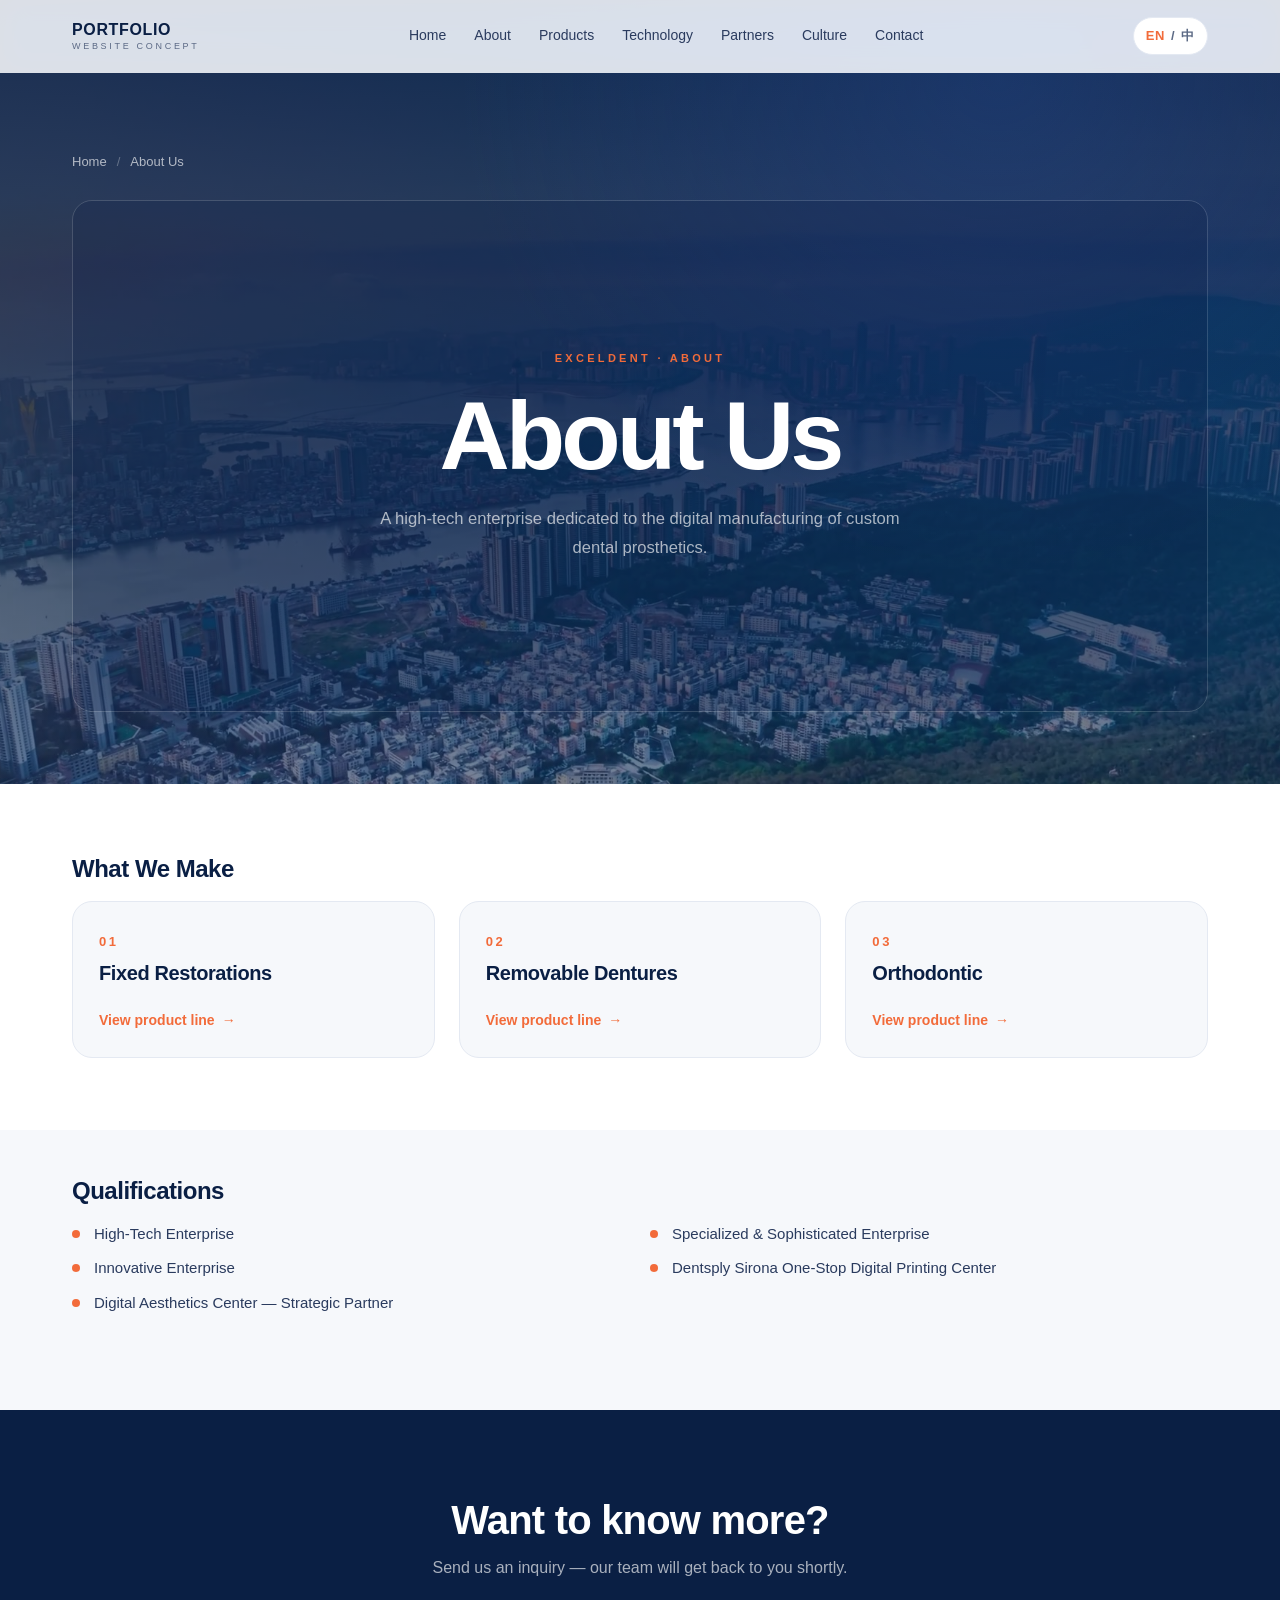
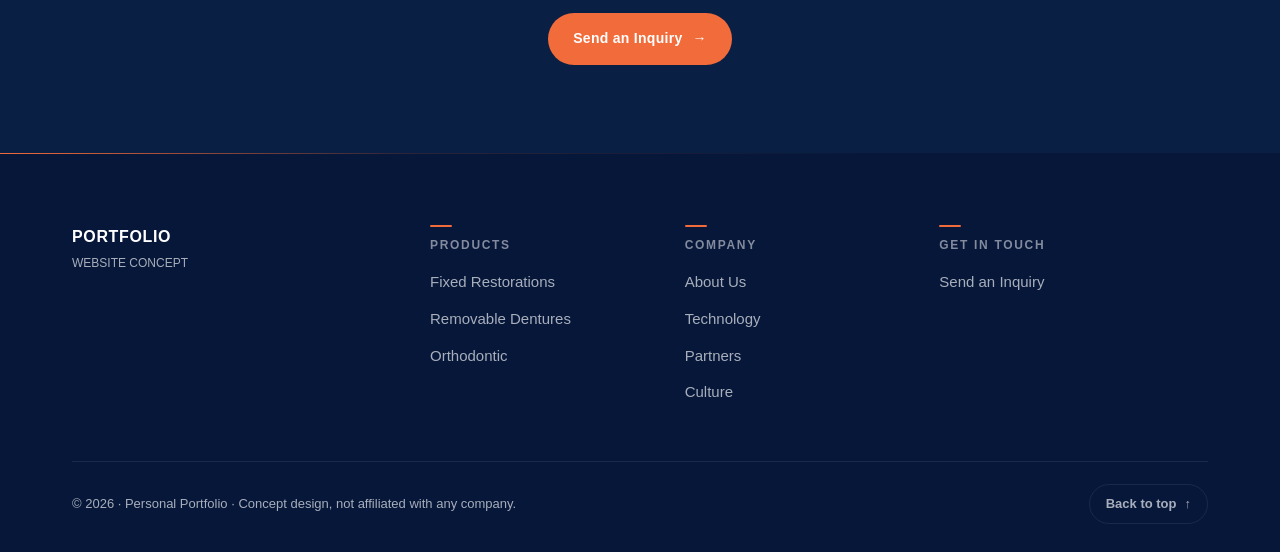
<file: about.html>
<!DOCTYPE html>
<html lang="en" data-lang="en">
<head>
  <meta charset="UTF-8" />
  <meta name="viewport" content="width=device-width, initial-scale=1.0" />
  <!-- 语言偏好恢复：必须在样式与内容渲染前执行，否则会「先闪英文再变中文」 -->
  <script>
    (function () {
      var L = 'en';
      try {
        var v = localStorage.getItem('exceldent-lang');
        if (v === 'cn' || v === 'en') L = v;
      } catch (e) { /* file:// 或隐私模式下不可用，保持默认英文 */ }
      document.documentElement.setAttribute('data-lang', L);
      document.documentElement.setAttribute('lang', L === 'cn' ? 'zh-CN' : 'en');
    })();
  </script>
  <title>个人作品集 · 关于本项目</title>
  <link rel="stylesheet" href="styles.css" />
</head>
<body>

  <!-- ========== Header（与首页一致） ========== -->
  <header class="site-header" id="site-header">
    <div class="container nav">
      <a href="index.html" class="logo" aria-label="Portfolio — Dental Lab Website Concept">
        <span class="logo-text">
          <span class="logo-name" data-en="PORTFOLIO" data-cn="个人作品集">PORTFOLIO</span>
          <span class="logo-sub" data-en="WEBSITE CONCEPT" data-cn="企业官网概念">WEBSITE CONCEPT</span>
        </span>
      </a>

      <nav class="nav-links" aria-label="Primary">
        <a href="index.html" data-en="Home" data-cn="首页">Home</a>
        <a href="index.html#about" data-en="About" data-cn="关于">About</a>
        <a href="index.html#products" data-en="Products" data-cn="产品">Products</a>
        <a href="index.html#technology" data-en="Technology" data-cn="智造">Technology</a>
        <a href="index.html#partners" data-en="Partners" data-cn="伙伴">Partners</a>
        <a href="index.html#culture" data-en="Culture" data-cn="文化">Culture</a>
        <a href="index.html#contact" data-en="Contact" data-cn="联系">Contact</a>
      </nav>

      <div class="nav-actions">
        <button class="lang-toggle" id="lang-toggle" type="button" aria-label="Switch language">
          <span class="lang-opt lang-active" data-lang-opt="en">EN</span>
          <span class="lang-divider">/</span>
          <span class="lang-opt" data-lang-opt="cn">中</span>
        </button>
        <button class="nav-burger" id="nav-burger" type="button" aria-label="Toggle menu">
          <span></span><span></span><span></span>
        </button>
      </div>
    </div>
  </header>

  <main>

    <!-- ========== 版头（像素切换矩阵：关于我们 ⇄ 公司简介） ========== -->
    <section class="pd-hero pd-hero--swap">
      <div class="pd-hero-photo pd-hero-photo--aerial" aria-hidden="true"></div>
      <div class="pd-hero-veil" aria-hidden="true"></div>
      <div class="container pd-hero-content">
        <nav class="pd-crumb" aria-label="Breadcrumb">
          <a href="index.html" data-en="Home" data-cn="首页">Home</a>
          <span class="pd-crumb-sep">/</span>
          <span data-en="About Us" data-cn="关于我们">About Us</span>
        </nav>

        <div class="pixel-swap pixel-swap--hero" id="about-swap">
          <div class="pixel-swap__layer" data-visible="true" id="as-layer-1"></div>
          <div class="pixel-swap__layer" data-visible="false" id="as-layer-2"></div>
        </div>
      </div>
    </section>

    <!-- ========== 主营业务（独立板块）：只放大类名与跳转，具体品类见详情页 ========== -->
    <section class="ab-products">
      <div class="container">
        <h2 class="ab-heading" data-en="What We Make" data-cn="主营业务">What We Make</h2>
        <ul class="ab-lines">
          <li class="ab-line">
            <span class="pd-item-num">01</span>
            <h3 class="pd-item-title" data-en="Fixed Restorations" data-cn="固定修复体">Fixed Restorations</h3>
            <a class="pd-item-link" href="product.html?line=fixed">
              <span data-en="View product line" data-cn="查看产品线">View product line</span>
              <span aria-hidden="true">→</span>
            </a>
          </li>
          <li class="ab-line">
            <span class="pd-item-num">02</span>
            <h3 class="pd-item-title" data-en="Removable Dentures" data-cn="活动可摘义齿">Removable Dentures</h3>
            <a class="pd-item-link" href="product.html?line=removable">
              <span data-en="View product line" data-cn="查看产品线">View product line</span>
              <span aria-hidden="true">→</span>
            </a>
          </li>
          <li class="ab-line">
            <span class="pd-item-num">03</span>
            <h3 class="pd-item-title" data-en="Orthodontic" data-cn="正畸产品线">Orthodontic</h3>
            <a class="pd-item-link" href="product.html?line=ortho">
              <span data-en="View product line" data-cn="查看产品线">View product line</span>
              <span aria-hidden="true">→</span>
            </a>
          </li>
        </ul>
      </div>
    </section>

    <!-- ========== 公司简介与资质 ========== -->
    <section class="pd-main">
      <div class="container">

        <!-- 资质 -->
        <h2 class="ab-heading" data-en="Qualifications" data-cn="荣誉资质">Qualifications</h2>
        <ul class="ab-qual">
          <li data-en="High-Tech Enterprise" data-cn="高新技术企业">High-Tech Enterprise</li>
          <li data-en="Specialized & Sophisticated Enterprise" data-cn="专精特新企业">Specialized &amp; Sophisticated Enterprise</li>
          <li data-en="Innovative Enterprise" data-cn="创新型企业">Innovative Enterprise</li>
          <li data-en="Dentsply Sirona One-Stop Digital Printing Center" data-cn="登士柏西诺德一站式数字化打印中心">Dentsply Sirona One-Stop Digital Printing Center</li>
          <li data-en="Digital Aesthetics Center — Strategic Partner" data-cn="数字美学共享中心战略合作伙伴">Digital Aesthetics Center — Strategic Partner</li>
        </ul>

      </div>
    </section>

    <!-- ========== CTA ========== -->
    <section class="pd-cta">
      <div class="container">
        <h2 class="pd-cta-title" data-en="Want to know more?" data-cn="想了解更多？">Want to know more?</h2>
        <p class="pd-cta-text" data-en="Send us an inquiry — our team will get back to you shortly." data-cn="发送询单，我们的团队会尽快与您联系。">Send us an inquiry — our team will get back to you shortly.</p>
        <a class="btn btn-primary" href="index.html#contact">
          <span data-en="Send an Inquiry" data-cn="发送询单">Send an Inquiry</span>
          <span class="btn-arrow" aria-hidden="true">→</span>
        </a>
      </div>
    </section>

  </main>

  <!-- ========== Footer（与首页一致） ========== -->
  <footer class="site-footer">
    <div class="container">
      <div class="footer-top">
        <div class="footer-col footer-col--brand">
          <div class="footer-brand">
            <div>
              <div class="footer-name" data-en="PORTFOLIO" data-cn="个人作品集">PORTFOLIO</div>
              <div class="footer-sub" data-en="WEBSITE CONCEPT" data-cn="企业官网概念">WEBSITE CONCEPT</div>
            </div>
          </div>
        </div>

        <nav class="footer-col" aria-label="Products">
          <h4 class="footer-heading" data-en="Products" data-cn="产品">Products</h4>
          <ul class="footer-links">
            <li><a href="product.html?line=fixed" data-en="Fixed Restorations" data-cn="固定修复体">Fixed Restorations</a></li>
            <li><a href="product.html?line=removable" data-en="Removable Dentures" data-cn="活动可摘义齿">Removable Dentures</a></li>
            <li><a href="product.html?line=ortho" data-en="Orthodontic" data-cn="正畸产品线">Orthodontic</a></li>
          </ul>
        </nav>

        <nav class="footer-col" aria-label="Company">
          <h4 class="footer-heading" data-en="Company" data-cn="关于">Company</h4>
          <ul class="footer-links">
            <li><a href="about.html" data-en="About Us" data-cn="企业简介">About Us</a></li>
            <li><a href="index.html#technology" data-en="Technology" data-cn="智造实力">Technology</a></li>
            <li><a href="index.html#partners" data-en="Partners" data-cn="合作伙伴">Partners</a></li>
            <li><a href="index.html#culture" data-en="Culture" data-cn="企业文化">Culture</a></li>
          </ul>
        </nav>

        <div class="footer-col">
          <h4 class="footer-heading" data-en="Get in Touch" data-cn="联系我们">Get in Touch</h4>
          <ul class="footer-links">
            <li><a href="index.html#contact" data-en="Send an Inquiry" data-cn="发送询单">Send an Inquiry</a></li>
          </ul>
        </div>
      </div>

      <div class="footer-bottom">
        <div class="footer-text" data-en="© 2026 · Personal Portfolio · Concept design, not affiliated with any company." data-cn="© 2026 · 个人作品集 · 概念设计，与任何公司无关">© 2026 · Personal Portfolio · Concept design, not affiliated with any company.</div>
        <button class="footer-top-btn" id="footer-top-btn" type="button">
          <span data-en="Back to top" data-cn="返回顶部">Back to top</span>
          <span class="footer-top-arrow" aria-hidden="true">↑</span>
        </button>
      </div>
    </div>
  </footer>

  <script src="page.js"></script>
  <script src="pixelswap.js"></script>
  <script src="about-swap.js"></script>
  <script src="target-cursor.js"></script>
  <script>
    window.SITE.setTitle('Portfolio · About This Project', '个人作品集 · 关于本项目');
  </script>
</body>
</html>
</file>
<file: styles.css>
/* ================================================================
   EXCELDENT Dental Lab — Model Site
   Design tokens
   ================================================================ */
:root {
  /* Brand */
  --navy-900: #0A1F44;
  --navy-800: #112755;
  --navy-700: #1B3266;
  --navy-50:  #EAF0F9;
  --orange:   #F26B3A;
  --orange-d: #D9552A;

  /* Surfaces */
  --bg:        #FFFFFF;
  --bg-alt:    #F6F8FB;
  --bg-dark:   var(--navy-900);
  --bg-dark-2: #06173A;

  /* Text */
  --ink:       #0A1F44;
  --ink-soft:  #2A3B5E;
  --muted:     #5C6A85;
  --on-dark:   #FFFFFF;
  --on-dark-muted: rgba(255, 255, 255, 0.65);

  /* Lines */
  --line:      #E4E9F2;
  --line-dark: rgba(255, 255, 255, 0.08);

  /* Type — 系统字体栈，中英文混合，零外部依赖、完全离线可用 */
  --font-sans: -apple-system, BlinkMacSystemFont, 'Segoe UI', 'PingFang SC',
               'Microsoft YaHei', 'Helvetica Neue', Arial, sans-serif;

  /* Radii */
  --r-sm: 8px;
  --r-md: 14px;
  --r-lg: 20px;
  --r-xl: 28px;

  /* Shadows */
  --shadow-sm: 0 1px 2px rgba(10, 31, 68, 0.06);
  --shadow-md: 0 8px 24px rgba(10, 31, 68, 0.08);
  --shadow-lg: 0 24px 60px rgba(10, 31, 68, 0.12);

  /* Container */
  --container: 1200px;
  --gutter: 32px;
}

/* ================================================================
   Reset
   ================================================================ */
*, *::before, *::after { box-sizing: border-box; }
html { scroll-behavior: smooth; -webkit-text-size-adjust: 100%; }
body {
  margin: 0;
  font-family: var(--font-sans);
  color: var(--ink);
  background: var(--bg);
  line-height: 1.55;
  font-weight: 400;
  -webkit-font-smoothing: antialiased;
  -moz-osx-font-smoothing: grayscale;
}
img, svg { display: block; max-width: 100%; }
button, input, select, textarea { font: inherit; color: inherit; }
a { color: inherit; text-decoration: none; }
ul, ol { padding: 0; margin: 0; list-style: none; }
h1, h2, h3, h4 { margin: 0; font-weight: 800; letter-spacing: -0.02em; line-height: 1.1; }
p { margin: 0; }
.container {
  max-width: var(--container);
  margin: 0 auto;
  padding: 0 var(--gutter);
}

/* ================================================================
   Reveal animation (initial state)
   ================================================================ */
/* 默认可见 —— JS 未就绪或加载失败时内容照常可读，避免整页空白。
   只有 <html> 带上 .js-anim（由 head 内联脚本添加）才交出隐藏初始态给动画接管。 */
.js-anim .reveal, .js-anim .reveal-line, .js-anim [data-reveal] {
  opacity: 0;
  transform: translateY(20px);
}
.reveal-line {
  display: block;
  /* 不再 overflow:hidden — 之前裁掉了 g/p/q/y 等字母的 descender 下伸部分 */
}
.reveal.is-in, .reveal-line.is-in, [data-reveal].is-in {
  opacity: 1;
  transform: none;
  transition: opacity 0.8s ease, transform 0.8s cubic-bezier(0.2, 0.7, 0.2, 1);
}

/* 仅中文显示的元素（如面向公司内部的演示说明） */
html[data-lang="en"] .cn-only { display: none; }

/* ================================================================
   Header
   ================================================================ */
.site-header {
  position: fixed;
  top: 0; left: 0; right: 0;
  z-index: 100;
  background: rgba(255, 255, 255, 0.85);
  backdrop-filter: saturate(180%) blur(14px);
  -webkit-backdrop-filter: saturate(180%) blur(14px);
  border-bottom: 1px solid transparent;
  transition: background 0.3s ease, border-color 0.3s ease;
}
.site-header.is-scrolled {
  background: rgba(255, 255, 255, 0.95);
  border-bottom-color: var(--line);
}
.nav {
  display: flex;
  align-items: center;
  justify-content: space-between;
  height: 72px;
  gap: 24px;
}
.logo {
  display: flex;
  align-items: center;
  gap: 12px;
  color: var(--navy-900);
}
.logo-mark {
  color: var(--orange);
  display: inline-flex;
}
.logo-text {
  display: flex;
  flex-direction: column;
  line-height: 1;
}
.logo-name {
  font-weight: 900;
  letter-spacing: 0.04em;
  font-size: 16px;
  color: var(--navy-900);
}
.logo-sub {
  font-size: 9px;
  letter-spacing: 0.3em;
  color: var(--muted);
  margin-top: 4px;
}
.nav-links {
  display: flex;
  align-items: center;
  gap: 28px;
}
.nav-links a {
  font-size: 14px;
  font-weight: 500;
  color: var(--ink-soft);
  position: relative;
  padding: 6px 0;
  transition: color 0.2s ease;
}
.nav-links a::after {
  content: '';
  position: absolute;
  left: 0; bottom: 0;
  height: 2px; width: 0;
  background: var(--orange);
  transition: width 0.25s ease;
}
.nav-links a:hover { color: var(--navy-900); }
.nav-links a:hover::after { width: 100%; }
.nav-actions {
  display: flex;
  align-items: center;
  gap: 16px;
}
.lang-toggle {
  display: inline-flex;
  align-items: center;
  gap: 6px;
  padding: 8px 12px;
  border: 1px solid var(--line);
  background: var(--bg);
  border-radius: 999px;
  cursor: pointer;
  font-size: 13px;
  font-weight: 600;
  letter-spacing: 0.05em;
  transition: border-color 0.2s ease, background 0.2s ease;
}
.lang-toggle:hover { border-color: var(--navy-900); }
.lang-toggle .lang-opt { color: var(--muted); transition: color 0.2s ease; }
.lang-toggle .lang-opt.lang-active { color: var(--orange); }
.lang-toggle .lang-divider { color: var(--muted); }
.nav-burger {
  display: none;
  width: 40px; height: 40px;
  background: transparent;
  border: 1px solid var(--line);
  border-radius: 10px;
  cursor: pointer;
  flex-direction: column;
  justify-content: center;
  align-items: center;
  gap: 4px;
  padding: 0;
}
.nav-burger span {
  display: block;
  width: 18px;
  height: 2px;
  background: var(--navy-900);
  border-radius: 1px;
}

/* ================================================================
   Hero
   ================================================================ */
.hero {
  position: relative;
  min-height: 100vh;
  background: var(--navy-900);
  color: var(--on-dark);
  overflow: hidden;
  display: flex;
  align-items: center;
  padding: 120px 0 80px;
}
.hero-bg {
  position: absolute;
  inset: 0;
  pointer-events: none;
}

/* Hero 背景层：园区实景（EXCELDENT 厂房正面）+ 深蓝遮罩
   遮罩沿用「中」档 —— 深蓝渐变 .95/.86/.70 + 右上蓝 radial；不叠网格层
   取景 center 80%：楼顶 EXCELDENT 标志升至标题上方空档，不被文字压住 */
.hero-photo {
  position: absolute;
  inset: 0;
  background-image: url("assets/hero/exceldent-hq.jpg");
  background-size: cover;
  background-position: center 80%;
  transform: scale(1.04);
}
.hero-veil {
  position: absolute;
  inset: 0;
  background:
    linear-gradient(100deg,
      rgba(10, 31, 68, 0.95) 0%,
      rgba(10, 31, 68, 0.86) 45%,
      rgba(10, 31, 68, 0.70) 100%),
    radial-gradient(ellipse at 72% 26%, rgba(27, 77, 198, 0.26), transparent 62%);
}

.hero-grid {
  position: absolute;
  inset: 0;
  background-image:
    linear-gradient(rgba(255, 255, 255, 0.04) 1px, transparent 1px),
    linear-gradient(90deg, rgba(255, 255, 255, 0.04) 1px, transparent 1px);
  background-size: 60px 60px;
  mask-image: radial-gradient(ellipse at 50% 40%, #000 30%, transparent 80%);
  -webkit-mask-image: radial-gradient(ellipse at 50% 40%, #000 30%, transparent 80%);
}
.hero-glow {
  position: absolute;
  border-radius: 50%;
  filter: blur(120px);
  opacity: 0.35;
}
.hero-glow--orange {
  width: 480px; height: 480px;
  background: var(--orange);
  top: 10%; left: -100px;
  opacity: 0.18;
}
.hero-glow--blue {
  width: 600px; height: 600px;
  background: #1B4DC6;
  bottom: -200px; right: -150px;
  opacity: 0.25;
}
.hero-content {
  position: relative;
  z-index: 2;
  max-width: 980px;
}
.hero-eyebrow {
  position: relative;
  top: 36px; /* 下移让出背景楼顶 EXCELDENT 字样（纯视觉偏移，不动布局） */
  display: inline-flex;
  align-items: center;
  gap: 10px;
  font-size: 12px;
  font-weight: 600;
  letter-spacing: 0.25em;
  text-transform: uppercase;
  color: var(--on-dark-muted);
  padding: 8px 16px;
  border: 1px solid var(--line-dark);
  border-radius: 999px;
  background: rgba(255, 255, 255, 0.04);
}
.hero-eyebrow-dot {
  width: 6px; height: 6px;
  background: var(--orange);
  border-radius: 50%;
  box-shadow: 0 0 12px var(--orange);
}
.hero-title {
  margin-top: 28px;
  font-size: clamp(44px, 6.5vw, 88px);
  font-weight: 900;
  letter-spacing: -0.035em;
  line-height: 1.15; /* 1.02 → 1.15 修复 g 下伸被切 */
  padding-bottom: 0.1em; /* 保险:再给 descender 一点空间 */
}
/* 纯橙色不用渐变 — background-clip:text 在 Chromium 下不渲染 descender 区域,
   导致 g/p/q/y 的下伸圆弧形状缺失。改用纯色保证 descender 完整 */
.hero-title-accent {
  color: var(--orange);
}
.hero-lede {
  margin-top: 28px;
  max-width: 720px;
  font-size: clamp(16px, 1.4vw, 19px);
  line-height: 1.6;
  color: var(--on-dark-muted);
  font-weight: 400;
}
.hero-ctas {
  display: flex;
  align-items: center;
  gap: 16px;
  margin-top: 40px;
  flex-wrap: wrap;
}
.hero-meta {
  display: flex;
  align-items: center;
  gap: 32px;
  margin-top: 80px;
  padding-top: 32px;
  border-top: 1px solid var(--line-dark);
}
.hero-meta-item {
  display: flex;
  flex-direction: column;
  gap: 6px;
}
.hero-meta-num {
  font-size: 28px;
  font-weight: 800;
  color: var(--on-dark);
  letter-spacing: -0.02em;
}
.hero-meta-label {
  font-size: 12px;
  font-weight: 600;
  color: var(--on-dark-muted);
  letter-spacing: 0.15em;
  text-transform: uppercase;
}
.hero-meta-divider {
  width: 1px; height: 36px;
  background: var(--line-dark);
}
.scroll-cue {
  position: absolute;
  bottom: 32px;
  left: 50%;
  transform: translateX(-50%);
  display: flex;
  flex-direction: column;
  align-items: center;
  gap: 10px;
  font-size: 10px;
  font-weight: 700;
  letter-spacing: 0.4em;
  color: var(--on-dark-muted);
  z-index: 2;
}
.scroll-cue-line {
  width: 1px;
  height: 48px;
  background: linear-gradient(180deg, var(--on-dark-muted), transparent);
  animation: scrollPulse 2.4s ease-in-out infinite;
}
@keyframes scrollPulse {
  0%, 100% { opacity: 0.3; transform: scaleY(0.6); transform-origin: top; }
  50% { opacity: 1; transform: scaleY(1); }
}

/* ================================================================
   Buttons
   ================================================================ */
.btn {
  display: inline-flex;
  align-items: center;
  gap: 10px;
  padding: 14px 24px;
  border-radius: 999px;
  font-weight: 600;
  font-size: 14px;
  letter-spacing: 0.02em;
  cursor: pointer;
  border: 1px solid transparent;
  transition: transform 0.2s ease, background 0.2s ease, border-color 0.2s ease, color 0.2s ease;
}
.btn-arrow { transition: transform 0.2s ease; }
.btn:hover .btn-arrow { transform: translateX(4px); }
.btn-primary {
  background: var(--orange);
  color: #FFFFFF;
}
.btn-primary:hover { background: var(--orange-d); transform: translateY(-1px); }
.btn-ghost {
  background: transparent;
  color: var(--on-dark);
  border-color: var(--line-dark);
}
.btn-ghost:hover { background: rgba(255, 255, 255, 0.06); border-color: var(--on-dark); }
.btn-block { width: 100%; justify-content: center; }

/* 点击即时反馈：按压回弹 */
.btn:active { transform: scale(0.97); }
.btn-primary:active { transform: scale(0.97); }

/* 按钮加载态 */
.btn-spinner {
  display: none;
  width: 14px; height: 14px; flex: none;
  border: 2px solid rgba(255, 255, 255, 0.35);
  border-top-color: #FFFFFF;
  border-radius: 50%;
  animation: spin 0.7s linear infinite;
}
@keyframes spin { to { transform: rotate(360deg); } }
.btn.is-loading .btn-spinner { display: block; }
.btn.is-loading .btn-arrow { display: none; }
.btn.is-loading { pointer-events: none; opacity: 0.88; }
.btn.is-loading:hover { transform: none; }
.btn.is-done { background: #1D9E75; pointer-events: none; }

@media (prefers-reduced-motion: reduce) {
  .btn-spinner { animation-duration: 1.6s; }
}

/* ================================================================
   Section base
   ================================================================ */
section { padding: 100px 0; }
.section-head {
  text-align: center;
  max-width: 720px;
  margin: 0 auto 60px;
}
.section-head--left { text-align: left; margin-left: 0; }
.section-eyebrow {
  display: inline-block;
  font-size: 12px;
  font-weight: 700;
  letter-spacing: 0.25em;
  color: var(--orange);
  text-transform: uppercase;
  margin-bottom: 16px;
}
.section-title {
  font-size: clamp(32px, 4vw, 52px);
  font-weight: 800;
  letter-spacing: -0.03em;
  color: var(--ink);
}
.section-lede {
  margin-top: 16px;
  font-size: 17px;
  line-height: 1.6;
  color: var(--muted);
}

/* ================================================================
   Stats
   ================================================================ */
.stats { background: var(--bg-alt); }
.stats-grid {
  display: grid;
  grid-template-columns: repeat(4, 1fr);
  gap: 0;
  border: 1px solid var(--line);
  border-radius: var(--r-lg);
  background: var(--bg);
  overflow: hidden;
}
.stat-card {
  padding: 40px 32px;
  border-right: 1px solid var(--line);
  display: flex;
  flex-direction: column;
  gap: 6px;
}
.stat-card:last-child { border-right: 0; }
.stat-num {
  font-size: 48px;
  font-weight: 900;
  color: var(--navy-900);
  letter-spacing: -0.03em;
  line-height: 1;
}
.stat-label {
  font-size: 15px;
  font-weight: 600;
  color: var(--ink-soft);
  margin-top: 8px;
}
.stat-sub {
  font-size: 13px;
  color: var(--muted);
}

/* ================================================================
   About / Pillars
   ================================================================ */
.about { background: var(--bg); }
.pillars {
  display: grid;
  grid-template-columns: repeat(3, 1fr);
  gap: 24px;
}
.pillar {
  padding: 40px 32px;
  background: var(--bg-alt);
  border: 1px solid var(--line);
  border-radius: var(--r-lg);
  transition: transform 0.3s ease, box-shadow 0.3s ease, border-color 0.3s ease;
}
.pillar:hover {
  transform: translateY(-4px);
  box-shadow: var(--shadow-md);
  border-color: var(--navy-900);
}
.pillar--accent {
  background: var(--navy-900);
  color: var(--on-dark);
  border-color: var(--navy-900);
}
.pillar--accent .pillar-text { color: var(--on-dark-muted); }
.pillar-num {
  font-size: 13px;
  font-weight: 700;
  letter-spacing: 0.2em;
  color: var(--orange);
}
.pillar-title {
  font-size: 24px;
  font-weight: 800;
  margin-top: 16px;
}
.pillar-text {
  margin-top: 16px;
  color: var(--muted);
  font-size: 15px;
  line-height: 1.6;
}
.pillar-tags {
  display: flex;
  gap: 8px;
  margin-top: 24px;
  flex-wrap: wrap;
}
.pillar-tags li {
  font-size: 12px;
  font-weight: 600;
  padding: 6px 12px;
  background: var(--navy-900);
  border: 1px solid var(--navy-900);
  border-radius: 999px;
  color: #FFFFFF;
  transition: background 0.25s ease, color 0.25s ease, border-color 0.25s ease;
  cursor: default;
}
.pillar-tags li:hover {
  background: #FFFFFF;
  border-color: var(--navy-900);
  color: var(--navy-900);
}
.pillar--accent .pillar-tags li {
  background: #FFFFFF;
  border-color: #FFFFFF;
  color: var(--navy-900);
}
.pillar--accent .pillar-tags li:hover {
  background: rgba(255, 255, 255, 0.12);
  border-color: #FFFFFF;
  color: #FFFFFF;
}

/* ================================================================
   Products
   ================================================================ */
.products { background: var(--bg-alt); }
.product-grid {
  display: grid;
  grid-template-columns: repeat(3, 1fr);
  gap: 24px;
}
.product-card {
  background: var(--bg);
  border: 1px solid var(--line);
  border-radius: var(--r-lg);
  overflow: hidden;
  position: relative;
  transition: box-shadow 0.35s ease, border-color 0.35s ease, background 0.35s ease;
  display: flex;
  flex-direction: column;
}
/* 悬停：明显但克制 —— 只改"表面",不做整卡位移，
   保证三张卡始终顶部/底部齐平 */
.product-card:hover {
  box-shadow: var(--shadow-lg);
  border-color: rgba(242, 107, 58, 0.6);
  background: #FFFFFF;
}
/* 顶部橙色指示线：从左铺到右（absolute，不占布局，不影响卡片高度） */
.product-card::before {
  content: '';
  position: absolute;
  top: 0; left: 0; right: 0;
  height: 3px;
  background: var(--orange);
  transform: scaleX(0);
  transform-origin: left;
  transition: transform 0.35s cubic-bezier(0.2, 0.7, 0.2, 1);
  z-index: 2;
}
.product-card:hover::before { transform: scaleX(1); }
.product-visual {
  /* 16:8.5：承接大类名称的深蓝标题带，比例参考产品页占位框 */
  aspect-ratio: 16 / 8.5;
  position: relative;
  display: flex;
  align-items: center;
  justify-content: center;
  background: linear-gradient(135deg, var(--navy-900) 0%, var(--navy-700) 100%);
  overflow: hidden;
}
.product-meta {
  padding: 28px 28px 32px;
  display: flex;
  flex-direction: column;
  flex: 1;
}
.product-title {
  /* 标题已移入深蓝标题带，作为大类名称居中显示 */
  position: relative;
  z-index: 1;
  padding: 0 20px;
  text-align: center;
  font-size: 22px;
  line-height: 1.4;
  font-weight: 700;
  letter-spacing: 0.1em;
  color: rgba(255, 255, 255, 0.94);
}
.product-text {
  margin-top: 0;
  color: var(--muted);
  font-size: 15px;
  line-height: 1.6;
}
.product-list {
  margin-top: 20px;
  display: flex;
  flex-direction: column;
  gap: 10px;
  border-top: 1px solid var(--line);
  padding-top: 20px;
}
.product-list li {
  position: relative;
  padding-left: 20px;
  font-size: 14px;
  font-weight: 500;
  color: var(--ink-soft);
}
.product-list li::before {
  content: '';
  position: absolute;
  left: 0; top: 8px;
  width: 8px; height: 8px;
  background: var(--orange);
  border-radius: 50%;
}

/* ---- 产品卡 = 整卡可点，跳转产品线详情页 ---- */
a.product-card { cursor: pointer; }
.product-more {
  /* auto：把提示推到卡底，三张卡的「查看产品线」落在同一水平线 */
  margin-top: auto;
  padding-top: 18px;
  align-self: flex-start;
  position: relative;
  display: inline-flex;
  align-items: center;
  gap: 8px;
  font-size: 14px;
  font-weight: 600;
  color: var(--orange);
}
/* 悬停：下划线从左延展到右 + 箭头前冲 */
.product-more::after {
  content: '';
  position: absolute;
  left: 0; bottom: -5px;
  width: 0; height: 2px;
  background: var(--orange);
  transition: width 0.35s cubic-bezier(0.2, 0.7, 0.2, 1);
}
.product-card:hover .product-more::after { width: 100%; }
.product-more-arrow { transition: transform 0.3s ease; }
.product-card:hover .product-more-arrow { transform: translateX(7px); }

/* ================================================================
   Product detail page (product.html)
   ================================================================ */
.pd-hero {
  position: relative;
  background: var(--navy-900);
  color: var(--on-dark);
  padding: 168px 0 80px;
  overflow: hidden;
}
.pd-hero-content { position: relative; z-index: 2; }
.pd-crumb {
  display: flex;
  align-items: center;
  gap: 10px;
  font-size: 13px;
  font-weight: 500;
  color: var(--on-dark-muted);
  margin-bottom: 28px;
}
.pd-crumb a { transition: color 0.2s ease; }
.pd-crumb a:hover { color: var(--orange); }
.pd-crumb-sep { opacity: 0.45; }
.pd-title {
  font-size: clamp(36px, 5vw, 60px);
  font-weight: 900;
  letter-spacing: -0.03em;
}
.pd-lede {
  margin-top: 18px;
  max-width: 720px;
  font-size: clamp(15px, 1.4vw, 18px);
  line-height: 1.6;
  color: var(--on-dark-muted);
}
.pd-main { background: var(--bg-alt); padding: 48px 0 96px; }
.pd-grid {
  display: grid;
  grid-template-columns: repeat(3, 1fr);
  gap: 24px;
}
.pd-item {
  background: var(--bg);
  border: 1px solid var(--line);
  border-radius: var(--r-lg);
  /* 图片置顶：内边距交给 .pd-body，图片才能贴到卡片边缘 */
  padding: 0;
  overflow: hidden;
  display: flex;
  flex-direction: column;
  transition: transform 0.3s ease, box-shadow 0.3s ease, border-color 0.3s ease;
}

/* ---- 图片占位：背景统一深蓝（品牌色），材质名压在其上 ----
   换真图时把 .pd-ph 整块换成 <img> 即可，其余结构无需改动 */
.pd-ph {
  position: relative;
  aspect-ratio: 16 / 10;
  width: 100%;
  display: flex;
  align-items: center;
  justify-content: center;
  overflow: hidden;
  background: linear-gradient(160deg, var(--navy-900) 0%, var(--navy-700) 100%);
}
.pd-ph .ph-mark {
  position: relative;
  z-index: 1;
  max-width: 100%;
  padding: 0 20px;
  text-align: center;
  font-size: 19px;
  line-height: 1.4;
  font-weight: 700;
  letter-spacing: 0.06em;
  overflow-wrap: break-word;
  color: rgba(255, 255, 255, 0.92);
}
.pd-ph .ph-tag {
  position: absolute;
  top: 10px; left: 12px;
  z-index: 1;
  font-size: 10px;
  letter-spacing: 0.04em;
  padding: 2px 7px;
  border-radius: 4px;
  background: rgba(255, 255, 255, 0.14);
  color: rgba(255, 255, 255, 0.8);
}

.pd-body {
  padding: 26px 26px 28px;
  display: flex;
  flex-direction: column;
  flex: 1;
}

/* 材质徽章：配色统一（不按材质分色），避免十种新色冲淡品牌色体系。
   独立于图片存在 —— 即便将来换成实拍图，材质信息仍然保留。 */
.mat-badge {
  align-self: flex-start;
  margin-top: 12px;
  font-size: 10.5px;
  font-weight: 700;
  letter-spacing: 0.06em;
  padding: 3px 9px;
  border-radius: 5px;
  background: var(--navy-50);
  color: var(--navy-800);
}

/* ---- 关于我们 · 主营业务（独立板块，只放大类名与跳转）----
   具体品类与材质细分在 product.html 详情页呈现，此处不再重复罗列 */
.ab-products { background: var(--bg); padding: 72px 0; }
.ab-lines {
  display: grid;
  grid-template-columns: repeat(3, 1fr);
  gap: 24px;
}
.ab-line {
  background: var(--bg-alt);
  border: 1px solid var(--line);
  border-radius: var(--r-lg);
  padding: 30px 26px 26px;
  display: flex;
  flex-direction: column;
  transition: box-shadow 0.3s ease, border-color 0.3s ease, transform 0.3s ease;
}
.ab-line:hover {
  box-shadow: var(--shadow-md);
  border-color: rgba(242, 107, 58, 0.6);
  transform: translateY(-3px);
}
.ab-line .pd-item-title { margin-top: 10px; }
.ab-line .pd-item-link { margin-top: auto; padding-top: 26px; }
@media (max-width: 960px) {
  .ab-products { padding: 56px 0; }
  .ab-lines { grid-template-columns: 1fr; }
}
.pd-item:hover {
  transform: translateY(-4px);
  box-shadow: var(--shadow-md);
  border-color: var(--navy-900);
}
.pd-item-num {
  font-size: 13px;
  font-weight: 700;
  letter-spacing: 0.2em;
  color: var(--orange);
}
.pd-item-title {
  margin-top: 14px;
  font-size: 20px;
  font-weight: 800;
  color: var(--ink);
  letter-spacing: -0.02em;
}
.pd-item-desc {
  margin-top: 12px;
  font-size: 14px;
  line-height: 1.65;
  color: var(--muted);
}
.pd-item-note {
  margin-top: auto;
  padding-top: 18px;
  font-size: 12px;
  color: var(--muted);
  border-top: 1px dashed var(--line);
}
.pd-cta {
  background: var(--navy-900);
  color: var(--on-dark);
  text-align: center;
  padding: 88px 0;
}
.pd-cta-title {
  font-size: clamp(26px, 3.4vw, 40px);
  font-weight: 800;
  letter-spacing: -0.02em;
}
.pd-cta-text {
  margin-top: 14px;
  color: var(--on-dark-muted);
  font-size: 16px;
}
.pd-cta .btn { margin-top: 32px; }

/* ================================================================
   Digital workflow / 工艺流程
   ================================================================ */
.process { background: var(--bg); }
.process-steps {
  display: grid;
  grid-template-columns: repeat(4, 1fr);
  gap: 20px;
  position: relative;
}
.process-step {
  background: var(--bg-alt);
  border: 1px solid var(--line);
  border-radius: var(--r-lg);
  padding: 32px 26px;
  position: relative;
  transition: border-color 0.3s ease, box-shadow 0.3s ease;
}
.process-step:hover { border-color: var(--orange); box-shadow: var(--shadow-md); }
/* 步骤之间的连接线（最后一步不画） */
.process-step:not(:last-child)::after {
  content: '';
  position: absolute;
  top: 44px; right: -20px;
  width: 20px; height: 1px;
  background: linear-gradient(90deg, rgba(242, 107, 58, 0.6), rgba(242, 107, 58, 0.15));
}
.process-num {
  display: inline-block;
  font-size: 13px;
  font-weight: 700;
  letter-spacing: 0.2em;
  color: var(--orange);
}
.process-title {
  margin-top: 14px;
  font-size: 19px;
  font-weight: 800;
  color: var(--ink);
  letter-spacing: -0.02em;
}
.process-text {
  margin-top: 12px;
  font-size: 14px;
  line-height: 1.6;
  color: var(--muted);
}

/* ================================================================
   About page (about.html)
   ================================================================ */
.about-more { margin-top: 80px; text-align: center; }

/* ---- 版头像素切换矩阵（PixelSwap） ---- */
.pd-hero--swap { padding: 152px 0 72px; }
.pixel-swap {
  position: relative;
  overflow: hidden;
  isolation: isolate;
  outline: none;
}
.pixel-swap--hero {
  width: 100%;
  height: clamp(400px, 40vw, 540px);
  margin-top: 26px;
  border-radius: 20px;
  border: 1px solid rgba(255, 255, 255, 0.14);
  cursor: pointer;
}
.pixel-swap__layer { position: absolute; inset: 0; width: 100%; height: 100%; }
.pixel-swap__layer[data-visible='false'] { visibility: hidden; }
.pixel-swap__grid { position: absolute; inset: 0; z-index: 3; pointer-events: none; }
.pixel-swap__pixel { position: absolute; overflow: hidden; opacity: 0; contain: paint; }
.pixel-swap__pixel-content { position: absolute; }

.as-face {
  position: absolute;
  inset: 0;
  padding: 40px;
  /* 关于我们：直接透出版头的航拍背景，只做极淡垫底保证副标题可读 */
  background: rgba(10, 31, 68, 0.22);
}
.as-face--profile {
  display: flex;
  align-items: center;
  padding: 52px 58px;
  /* 与「关于我们」层保持一致：同样直接透出航拍背景，不做额外填充。
     注：本层会被 PixelSwap 克隆进上百个像素块，这里也不要加 backdrop-filter。 */
}
.as-face--center {
  display: flex;
  flex-direction: column;
  align-items: center;
  justify-content: center;
  text-align: center;
}
.as-eyebrow {
  font-size: 11px;
  font-weight: 700;
  letter-spacing: 0.3em;
  text-transform: uppercase;
  color: var(--orange);
  margin-bottom: 18px;
}
.as-title {
  font-size: clamp(52px, 7.6vw, 104px);
  font-weight: 900;
  letter-spacing: -0.04em;
  line-height: 1.05;
  margin: 0;
}
.as-sub {
  margin-top: 18px;
  font-size: clamp(14px, 1.3vw, 17px);
  line-height: 1.7;
  color: var(--on-dark-muted);
  max-width: 520px;
}
.as-grid {
  width: 100%;
  display: grid;
  grid-template-columns: minmax(0, 1fr) 190px;
  gap: 40px;
  align-items: center;
}
.as-p {
  font-size: clamp(15px, 1.35vw, 18px);
  line-height: 1.95;
  color: var(--on-dark-muted);
  max-width: 760px;
  margin: 0 0 14px;
}
.as-p b { color: var(--on-dark); font-weight: 700; }
.as-p--mission { margin-bottom: 20px; }
.as-mark {
  font-size: 128px;
  font-weight: 900;
  letter-spacing: -0.05em;
  line-height: 0.9;
  color: rgba(242, 107, 58, 0.18);
  text-align: right;
  user-select: none;
}
@media (max-width: 960px) {
  .pd-hero--swap { padding: 132px 0 56px; }
  .pixel-swap--hero { height: clamp(380px, 60vw, 460px); }
  .as-face--profile { padding: 26px 24px; }
  .as-face { padding: 28px 24px; }
  .as-grid { grid-template-columns: 1fr; gap: 16px; }
  .as-mark { display: none; }
  /* 窄屏收紧正文，保证两层内容都不被裁切 */
  .as-p { font-size: 14px; line-height: 1.8; margin-bottom: 10px; }
  .as-p--mission { margin-bottom: 14px; }
  .as-eyebrow { margin-bottom: 12px; }
}

.ab-heading {
  font-size: 24px;
  font-weight: 800;
  color: var(--ink);
  margin-top: 44px;
  margin-bottom: 18px;
  letter-spacing: -0.02em;
}
.ab-heading:first-of-type { margin-top: 0; }
.ab-para {
  font-size: 16px;
  line-height: 1.8;
  color: var(--ink-soft);
  max-width: 860px;
  margin-bottom: 14px;
}
.ab-figures { margin-top: 32px; }
.ab-qual {
  display: grid;
  grid-template-columns: repeat(2, 1fr);
  gap: 12px 20px;
}
.ab-qual li {
  position: relative;
  padding-left: 22px;
  font-size: 15px;
  font-weight: 500;
  color: var(--ink-soft);
  line-height: 1.5;
}
.ab-qual li::before {
  content: '';
  position: absolute;
  left: 0; top: 7px;
  width: 8px; height: 8px;
  background: var(--orange);
  border-radius: 50%;
}
.pd-item-link {
  display: inline-flex;
  align-items: center;
  gap: 7px;
  margin-top: 18px;
  font-size: 14px;
  font-weight: 600;
  color: var(--orange);
}
.pd-item-link span + span { transition: transform 0.25s ease; }
.pd-item-link:hover span + span { transform: translateX(4px); }

@media (max-width: 960px) {
  .process-steps { grid-template-columns: 1fr; }
  .process-step:not(:last-child)::after { display: none; }
  .ab-qual { grid-template-columns: 1fr; }
}

/* ================================================================
   Technology
   ================================================================ */
.technology {
  background: var(--navy-900);
  color: var(--on-dark);
}
.technology .section-title { color: var(--on-dark); }
.technology .section-lede { color: var(--on-dark-muted); }
.tech-feature {
  display: grid;
  grid-template-columns: 1fr 1fr;
  gap: 64px;
  /* 去掉 align-items:center：左卡随右列双图拉伸，两列严格等高 */
  margin-top: 24px;
}
.tech-feature-media {
  /* 高度随右列两张 4:3 图拉伸（桌面 536×820），cover 仅裁 ~7% 宽度 */
  background: var(--bg-dark-2);
  border-radius: var(--r-lg);
  border: 1px solid var(--line-dark);
  position: relative;
  overflow: hidden;
}
.tech-media-pair {
  display: grid;
  grid-auto-rows: auto;
  gap: 16px;
}
.tech-media-tile {
  position: relative;
  overflow: hidden;
  border-radius: var(--r-lg);
  border: 1px solid var(--line-dark);
  background: var(--bg-dark-2);
  aspect-ratio: 4 / 3;
}
.tech-media-tile .tech-feature-img { object-position: center top; }
.tech-feature-caption { margin-top: 44px; }
.tech-feature-img {
  position: absolute;
  inset: 0;
  width: 100%;
  height: 100%;
  object-fit: cover;
  object-position: center;
}
.tech-feature-tag {
  display: inline-block;
  font-size: 12px;
  font-weight: 700;
  letter-spacing: 0.25em;
  color: var(--orange);
  margin-bottom: 16px;
}
.tech-feature-title {
  font-size: 36px;
  font-weight: 800;
  letter-spacing: -0.025em;
}
.tech-feature-text {
  margin-top: 20px;
  font-size: 16px;
  line-height: 1.6;
  color: var(--on-dark-muted);
}
.cert-badges {
  display: flex;
  flex-wrap: wrap;
  gap: 10px;
  margin-top: 28px;
}
.cert-badge {
  font-size: 12px;
  font-weight: 600;
  padding: 8px 14px;
  background: rgba(255, 255, 255, 0.06);
  border: 1px solid var(--line-dark);
  border-radius: 999px;
  color: var(--on-dark);
}
.tech-secondary {
  display: grid;
  grid-template-columns: 1fr 1fr;
  gap: 24px;
  margin-top: 24px;
}
.tech-card {
  padding: 32px;
  background: var(--bg-dark-2);
  border: 1px solid var(--line-dark);
  border-radius: var(--r-lg);
  transition: border-color 0.3s ease;
}
.tech-card:hover { border-color: var(--orange); }
.tech-card-icon {
  font-size: 28px;
  color: var(--orange);
  margin-bottom: 16px;
}
.tech-card h4 {
  font-size: 20px;
  font-weight: 700;
  color: var(--on-dark);
}
.tech-card p {
  margin-top: 12px;
  color: var(--on-dark-muted);
  font-size: 15px;
  line-height: 1.6;
}

/* ---- Video feature ---- */
.tech-video { margin-top: 64px; }
.tech-video-head {
  text-align: center;
  margin-bottom: 32px;
}
.tech-video-title {
  font-size: clamp(26px, 3.4vw, 40px);
  font-weight: 800;
  color: var(--on-dark);
  letter-spacing: -0.02em;
}
.video-frame {
  position: relative;
  aspect-ratio: 16 / 9;
  border-radius: var(--r-lg);
  overflow: hidden;
  background: #000;
  border: 1px solid var(--line-dark);
}
.video-el {
  display: block;
  width: 100%;
  height: 100%;
  object-fit: cover;
}
/* 封面层：视频未播放时覆盖在上方 */
.video-cover {
  position: absolute;
  inset: 0;
  width: 100%;
  height: 100%;
  border: 0;
  padding: 0;
  cursor: pointer;
  display: flex;
  flex-direction: column;
  align-items: center;
  justify-content: center;
  gap: 20px;
  color: var(--on-dark);
  background: linear-gradient(180deg, rgba(10, 31, 68, 0.45) 0%, rgba(10, 31, 68, 0.82) 100%);
  transition: opacity 0.4s ease, visibility 0.4s ease;
}
.video-frame.is-playing .video-cover {
  opacity: 0;
  visibility: hidden;
  pointer-events: none;
}

/* 缓冲提示：51MB 视频点击后先留在封面转圈，能播了再切走 */
.video-loading {
  position: absolute; inset: 0; z-index: 4;
  display: none; flex-direction: column;
  align-items: center; justify-content: center; gap: 14px;
  background: rgba(10, 31, 68, 0.55);
}
.video-frame.is-loading .video-loading { display: flex; }
.video-frame.is-loading .video-cover {
  background: linear-gradient(180deg, rgba(10, 31, 68, 0.72) 0%, rgba(10, 31, 68, 0.92) 100%);
}
.video-spinner {
  width: 34px; height: 34px;
  border: 3px solid rgba(255, 255, 255, 0.25);
  border-top-color: var(--orange);
  border-radius: 50%;
  animation: spin 0.8s linear infinite;
}
.video-loading-text {
  font-size: 13px; font-weight: 600; letter-spacing: 0.02em;
  color: var(--on-dark);
}
@media (prefers-reduced-motion: reduce) {
  .video-spinner { animation-duration: 1.8s; }
}
.video-cover-glow {
  position: absolute;
  width: 60%;
  aspect-ratio: 1;
  border-radius: 50%;
  background: radial-gradient(circle, rgba(242, 107, 58, 0.28) 0%, transparent 68%);
  filter: blur(10px);
  pointer-events: none;
}
.video-play {
  position: relative;
  width: 76px;
  height: 76px;
  border-radius: 50%;
  display: flex;
  align-items: center;
  justify-content: center;
  background: var(--orange);
  color: #FFFFFF;
  padding-left: 4px;
  box-shadow: 0 12px 40px rgba(242, 107, 58, 0.45);
  transition: transform 0.3s ease, box-shadow 0.3s ease;
}
.video-cover:hover .video-play {
  transform: scale(1.08);
  box-shadow: 0 16px 52px rgba(242, 107, 58, 0.6);
}
.video-play::after {
  content: '';
  position: absolute;
  inset: -10px;
  border-radius: 50%;
  border: 1px solid rgba(242, 107, 58, 0.5);
  animation: pulse-ring 2.4s ease-out infinite;
}
@keyframes pulse-ring {
  0%   { transform: scale(0.9); opacity: 0.9; }
  100% { transform: scale(1.5); opacity: 0; }
}
.video-cover-text {
  position: relative;
  display: flex;
  flex-direction: column;
  align-items: center;
  gap: 6px;
  text-align: center;
}
.video-cover-eyebrow {
  font-size: 11px;
  font-weight: 700;
  letter-spacing: 0.25em;
  color: var(--orange);
}
.video-cover-title {
  font-size: clamp(20px, 2.4vw, 28px);
  font-weight: 800;
  letter-spacing: -0.01em;
}
.video-cover-meta {
  font-size: 13px;
  color: var(--on-dark-muted);
}

/* ================================================================
   Partners
   ================================================================ */
.partners { background: var(--bg); padding: 100px 0 80px; }
.marquee {
  overflow: hidden;
  margin-top: 32px;
  padding: 24px 0;
  border-top: 1px solid var(--line);
  border-bottom: 1px solid var(--line);
  mask-image: linear-gradient(90deg, transparent, #000 8%, #000 92%, transparent);
  -webkit-mask-image: linear-gradient(90deg, transparent, #000 8%, #000 92%, transparent);
}
.marquee-track {
  display: flex;
  gap: 48px;
  width: max-content;
  animation: marquee 50s linear infinite;
}
@keyframes marquee {
  from { transform: translateX(0); }
  to   { transform: translateX(-50%); }
}
.marquee-item {
  font-size: 24px;
  font-weight: 800;
  letter-spacing: -0.01em;
  color: var(--ink-soft);
  white-space: nowrap;
  opacity: 0.7;
  transition: opacity 0.2s ease, color 0.2s ease;
  padding: 8px 4px;
}
.marquee-item:hover { opacity: 1; color: var(--orange); }

/* ================================================================
   Culture
   ================================================================ */
.culture { background: var(--bg-alt); }
.culture-grid {
  display: grid;
  grid-template-columns: repeat(3, 1fr);
  gap: 24px;
}
.culture-card {
  background: var(--bg);
  border: 1px solid var(--line);
  border-radius: var(--r-lg);
  padding: 40px 32px;
  position: relative;
  overflow: hidden;
  transition: transform 0.3s ease, box-shadow 0.3s ease;
}
.culture-card::before {
  content: '';
  position: absolute;
  top: 0; left: 0;
  width: 4px; height: 100%;
  background: var(--orange);
  transform: scaleY(0);
  transform-origin: top;
  transition: transform 0.4s ease;
}
.culture-card:hover {
  transform: translateY(-4px);
  box-shadow: var(--shadow-md);
}
.culture-card:hover::before { transform: scaleY(1); }
.culture-label {
  display: inline-block;
  font-size: 11px;
  font-weight: 800;
  letter-spacing: 0.3em;
  color: var(--orange);
}
.culture-title {
  font-size: 22px;
  font-weight: 800;
  margin-top: 16px;
  color: var(--ink);
  letter-spacing: -0.02em;
}
.culture-text {
  margin-top: 16px;
  font-size: 15px;
  line-height: 1.6;
  color: var(--muted);
}

/* ================================================================
   Contact
   ================================================================ */
.contact {
  background: var(--navy-900);
  color: var(--on-dark);
}
.contact .section-title { color: var(--on-dark); }
.contact .section-lede { color: var(--on-dark-muted); }
.contact-inner { max-width: 1100px; }
.contact-head { text-align: center; max-width: 720px; margin: 0 auto 60px; }
.contact-grid {
  display: grid;
  grid-template-columns: 1fr 1.2fr;
  gap: 48px;
  align-items: start;
}
.info-block {
  padding: 20px 0;
  border-bottom: 1px solid var(--line-dark);
}
.info-block:last-child { border-bottom: 0; }
.info-label {
  font-size: 11px;
  font-weight: 700;
  letter-spacing: 0.3em;
  color: var(--orange);
  margin-bottom: 10px;
}
.info-value {
  font-size: 16px;
  line-height: 1.5;
  color: var(--on-dark);
}
.info-value--placeholder {
  color: var(--on-dark-muted);
  font-style: italic;
}
.contact-form {
  background: var(--bg-dark-2);
  border: 1px solid var(--line-dark);
  border-radius: var(--r-lg);
  padding: 32px;
  display: flex;
  flex-direction: column;
  gap: 20px;
}
.form-row {
  display: grid;
  grid-template-columns: 1fr 1fr;
  gap: 16px;
}
.form-field { display: flex; flex-direction: column; gap: 8px; }
.form-field label {
  font-size: 12px;
  font-weight: 600;
  letter-spacing: 0.1em;
  text-transform: uppercase;
  color: var(--on-dark-muted);
}
.form-field input,
.form-field select,
.form-field textarea {
  background: rgba(255, 255, 255, 0.04);
  border: 1px solid var(--line-dark);
  border-radius: 10px;
  padding: 12px 14px;
  color: var(--on-dark);
  font-size: 15px;
  transition: border-color 0.2s ease, background 0.2s ease;
}
.form-field input::placeholder,
.form-field textarea::placeholder { color: var(--on-dark-muted); opacity: 0.5; }
.form-field input:focus,
.form-field select:focus,
.form-field textarea:focus {
  outline: 0;
  border-color: var(--orange);
  background: rgba(242, 107, 58, 0.08);
}
.form-field textarea { resize: vertical; min-height: 100px; }
.form-field select {
  appearance: none;
  background-image: linear-gradient(45deg, transparent 50%, var(--on-dark-muted) 50%),
                    linear-gradient(135deg, var(--on-dark-muted) 50%, transparent 50%);
  background-position: calc(100% - 18px) 50%, calc(100% - 12px) 50%;
  background-size: 6px 6px;
  background-repeat: no-repeat;
  padding-right: 36px;
}
/* 强制覆盖浏览器原生 option 样式(否则 Chrome 会白底白字,看不清) */
.form-field select option {
  color: var(--on-dark);
  background: var(--bg-dark-2);
}
.form-field select option:checked {
  background: var(--navy-700);
  color: var(--orange);
}

/* ---- Field validation errors ---- */
.field-error {
  display: flex;
  align-items: center;
  gap: 6px;
  font-size: 12px;
  font-weight: 600;
  color: #FF6B6B;
  margin-top: -2px;
}
.field-error::before {
  content: '!';
  display: inline-flex;
  align-items: center;
  justify-content: center;
  width: 14px;
  height: 14px;
  border-radius: 50%;
  background: #FF6B6B;
  color: var(--navy-900);
  font-size: 10px;
  font-weight: 800;
  flex-shrink: 0;
}
.form-field.has-error input,
.form-field.has-error select,
.form-field.has-error textarea {
  border-color: #FF6B6B;
  background: rgba(255, 107, 107, 0.06);
}
.form-field.has-error input:focus,
.form-field.has-error textarea:focus {
  border-color: #FF6B6B;
  background: rgba(255, 107, 107, 0.1);
}

/* ================================================================
   Footer
   ================================================================ */
.site-footer {
  position: relative;
  background: var(--bg-dark-2);
  color: var(--on-dark);
  padding: 72px 0 28px;
}
/* 顶部一条橙色细线，把页脚和上方内容区隔开 */
.site-footer::before {
  content: '';
  position: absolute;
  inset: 0 0 auto 0;
  height: 1px;
  background: linear-gradient(90deg, var(--orange) 0%, rgba(242, 107, 58, 0.15) 32%, transparent 70%);
}
.footer-top {
  display: grid;
  grid-template-columns: 1.5fr 1fr 1fr 1.3fr;
  gap: 48px;
  align-items: start;
}
.footer-col--brand { padding-right: 24px; }
.footer-heading {
  position: relative;
  font-size: 12px;
  font-weight: 700;
  letter-spacing: 0.14em;
  text-transform: uppercase;
  color: rgba(255, 255, 255, 0.5);
  margin: 0 0 18px;
  padding-top: 14px;
}
/* 标题上方一小段橙色短线 */
.footer-heading::before {
  content: '';
  position: absolute;
  top: 0;
  left: 0;
  width: 22px;
  height: 2px;
  background: var(--orange);
  border-radius: 2px;
}
.footer-links { list-style: none; margin: 0; padding: 0; }
.footer-links li + li { margin-top: 12px; }
.footer-links a {
  position: relative;
  display: inline-block;
  font-size: 15px;
  color: var(--on-dark-muted);
  text-decoration: none;
  transition: color 0.25s ease, transform 0.25s ease;
}
.footer-links a:hover,
.footer-links a:focus-visible {
  color: var(--orange);
  transform: translateX(4px);
}
.footer-address {
  margin: 18px 0 0;
  font-size: 13px;
  line-height: 1.65;
  color: rgba(255, 255, 255, 0.45);
  max-width: 280px;
}
.footer-bottom {
  display: flex;
  justify-content: space-between;
  align-items: center;
  gap: 20px;
  flex-wrap: wrap;
  margin-top: 56px;
  padding-top: 22px;
  border-top: 1px solid var(--line-dark);
}
.footer-top-btn {
  display: inline-flex;
  align-items: center;
  gap: 8px;
  padding: 9px 16px;
  border: 1px solid var(--line-dark);
  border-radius: 999px;
  background: transparent;
  color: var(--on-dark-muted);
  font-family: inherit;
  font-size: 13px;
  font-weight: 600;
  cursor: pointer;
  transition: color 0.25s ease, border-color 0.25s ease, background 0.25s ease;
}
.footer-top-btn:hover {
  color: var(--orange);
  border-color: rgba(242, 107, 58, 0.45);
  background: rgba(242, 107, 58, 0.08);
}
.footer-top-arrow { transition: transform 0.25s ease; }
.footer-top-btn:hover .footer-top-arrow { transform: translateY(-3px); }
.footer-inner {
  display: flex;
  justify-content: space-between;
  align-items: center;
  gap: 24px;
  flex-wrap: wrap;
}
.footer-brand {
  display: flex;
  align-items: center;
  gap: 14px;
}
.footer-name {
  font-weight: 900;
  letter-spacing: 0.04em;
  font-size: 16px;
  color: var(--on-dark);
}
.footer-sub {
  font-size: 12px;
  color: var(--on-dark-muted);
  margin-top: 4px;
}
.footer-text {
  font-size: 13px;
  color: var(--on-dark-muted);
}

/* ================================================================
   Mobile menu (open state)
   ================================================================ */
body.menu-open { overflow: hidden; }

/* ================================================================
   Responsive
   ================================================================ */
@media (max-width: 960px) {
  :root { --gutter: 20px; }
  section { padding: 72px 0; }
  .nav-links {
    position: fixed;
    top: 72px; left: 0; right: 0;
    flex-direction: column;
    background: var(--bg);
    padding: 24px var(--gutter);
    gap: 4px;
    border-top: 1px solid var(--line);
    transform: translateY(-110%);
    transition: transform 0.3s ease;
    box-shadow: var(--shadow-md);
  }
  .nav-links.is-open { transform: translateY(0); }
  .nav-links a {
    padding: 14px 0;
    font-size: 16px;
    width: 100%;
    border-bottom: 1px solid var(--line);
  }
  .nav-links a:last-child { border-bottom: 0; }
  .nav-burger { display: flex; }
  .stats-grid { grid-template-columns: 1fr 1fr; }
  .stat-card:nth-child(2) { border-right: 0; }
  .stat-card:nth-child(1),
  .stat-card:nth-child(2) { border-bottom: 1px solid var(--line); }
  .pillars, .product-grid, .culture-grid { grid-template-columns: 1fr; }
  .tech-feature { grid-template-columns: 1fr; gap: 40px; }
  .tech-feature-media { aspect-ratio: 3 / 4; }
  .tech-secondary { grid-template-columns: 1fr; }
  .contact-grid { grid-template-columns: 1fr; gap: 32px; }
  .form-row { grid-template-columns: 1fr; }
  .hero-meta { flex-wrap: wrap; gap: 16px; }
  .hero-meta-divider { display: none; }
  .footer-inner { flex-direction: column; align-items: flex-start; }
  .footer-top { grid-template-columns: repeat(2, 1fr); gap: 36px 32px; }
}
@media (max-width: 480px) {
  .stats-grid { grid-template-columns: 1fr; }
  .stat-card { border-right: 0; border-bottom: 1px solid var(--line); }
  .stat-card:last-child { border-bottom: 0; }
  .hero { padding: 100px 0 60px; }
  .hero-ctas .btn { width: 100%; justify-content: center; }
  .footer-top { grid-template-columns: 1fr; gap: 32px; }
  .footer-col--brand { padding-right: 0; }
  .footer-bottom { margin-top: 40px; }
}

/* ================================================================
   产品页 v2：子类分组 + 吸顶导航 + 详情参数浮层
   ================================================================ */

/* ---- 吸顶分类导航（top 与 72px 头部对齐） ---- */
.cat-nav {
  position: sticky;
  top: 72px;
  z-index: 90;
  background: rgba(255, 255, 255, 0.94);
  backdrop-filter: saturate(180%) blur(12px);
  -webkit-backdrop-filter: saturate(180%) blur(12px);
  border-bottom: 1px solid var(--line);
}
.cat-nav-in {
  max-width: 1200px;
  margin: 0 auto;
  padding: 0 32px;
  display: flex;
  gap: 6px;
  overflow-x: auto;
  scrollbar-width: none;
}
.cat-nav-in::-webkit-scrollbar { display: none; }
.cat-nav a {
  flex: 0 0 auto;
  padding: 15px 14px;
  font-size: 14px;
  color: var(--muted);
  text-decoration: none;
  border-bottom: 2px solid transparent;
  transition: color 0.18s ease, border-color 0.18s ease;
  white-space: nowrap;
}
.cat-nav a:hover { color: var(--navy-900); border-bottom-color: rgba(242, 107, 58, 0.45); }
.cat-nav a b { font-weight: 600; color: var(--navy-900); }

/* ---- 子类分组 ---- */
.cat-block { padding-top: 56px; scroll-margin-top: 128px; }
.cat-block:first-child { padding-top: 0; }
.cat-head { display: flex; align-items: baseline; gap: 14px; margin-bottom: 10px; flex-wrap: wrap; }
.cat-head h2 {
  font-size: 26px;
  letter-spacing: -0.01em;
  color: var(--navy-900);
  margin: 0;
  font-weight: 650;
}
.cat-count {
  font-size: 13px;
  color: #fff;
  background: var(--navy-900);
  border-radius: 999px;
  padding: 2px 10px;
  font-variant-numeric: tabular-nums;
}
.cat-en { font-size: 13px; color: var(--muted); letter-spacing: 0.08em; text-transform: uppercase; }
.cat-desc { max-width: 760px; margin: 0 0 26px; font-size: 14.5px; line-height: 1.7; color: var(--muted); }

/* ---- 卡片：整卡可点开详情浮层 ---- */
.pd-item { cursor: pointer; }
.pd-item:hover {
  border-color: rgba(242, 107, 58, 0.45);
  box-shadow: 0 12px 30px rgba(16, 32, 72, 0.10);
  transform: translateY(-2px);
}
.pd-item:focus-visible {
  outline: 2px solid var(--orange);
  outline-offset: 2px;
}
.pd-summary {
  display: block;
  margin: 12px 0 0;
  font-size: 13.5px;
  line-height: 1.65;
  color: var(--muted);
}
.pd-item.is-open {
  border-color: rgba(242, 107, 58, 0.55);
  box-shadow: 0 12px 30px rgba(16, 32, 72, 0.10);
}

/* ---- 详情参数浮层 ---- */
.dt-overlay {
  position: fixed;
  inset: 0;
  z-index: 900;
  background: rgba(10, 31, 68, 0.55);
  backdrop-filter: blur(6px);
  -webkit-backdrop-filter: blur(6px);
  display: none;
  overflow-y: auto;
  padding: 40px 16px;
  font-family: var(--font-sans, -apple-system, "Segoe UI", "Microsoft YaHei", sans-serif);
}
.dt-overlay.on { display: block; }
.dt-panel {
  max-width: 900px;
  margin: 0 auto;
  background: #fff;
  border-radius: 20px;
  overflow: hidden;
  box-shadow: 0 30px 80px rgba(0, 0, 0, 0.35);
  animation: dtIn 0.22s ease-out;
}
@keyframes dtIn {
  from { opacity: 0; transform: translateY(10px); }
  to { opacity: 1; transform: none; }
}
.dt-hero {
  background: var(--navy-900);
  color: #fff;
  padding: 34px 42px 30px;
  position: relative;
}
.dt-crumb { font-size: 12.5px; opacity: 0.6; margin-bottom: 12px; letter-spacing: 0.04em; }
.dt-hero h2 { margin: 0; font-size: 28px; letter-spacing: -0.02em; }
.dt-sub { margin: 7px 0 0; opacity: 0.7; font-size: 13.5px; }
.dt-chips { display: flex; gap: 8px; flex-wrap: wrap; margin-top: 18px; }
.dt-chips span {
  font-size: 12px;
  padding: 4px 11px;
  border-radius: 999px;
  background: rgba(255, 255, 255, 0.12);
  border: 1px solid rgba(255, 255, 255, 0.2);
}
.dt-body { padding: 30px 42px 40px; }
.dt-sec { margin-bottom: 26px; }
.dt-sec:last-child { margin-bottom: 0; }
.dt-sec h3 {
  font-size: 12.5px;
  letter-spacing: 0.14em;
  text-transform: uppercase;
  color: #F26B3A;
  margin: 0 0 11px;
  font-weight: 700;
}
.dt-sec ul { margin: 0; padding-left: 18px; color: #33415C; font-size: 14px; line-height: 1.8; }
.dt-sec p { margin: 0; color: #33415C; font-size: 14px; line-height: 1.8; }
.dt-sec li { margin-bottom: 4px; }
.dt-close {
  position: absolute;
  top: 18px; right: 20px;
  background: rgba(255, 255, 255, 0.14);
  color: #fff;
  border: 1px solid rgba(255, 255, 255, 0.25);
  border-radius: 999px;
  width: 34px; height: 34px;
  font-size: 16px;
  cursor: pointer;
  line-height: 1;
}
.dt-close:hover { background: rgba(255, 255, 255, 0.26); }

@media (max-width: 960px) {
  .pd-grid { grid-template-columns: 1fr; }
  .dt-body { padding: 24px 20px 32px; }
  .dt-hero { padding: 28px 20px; }
  .cat-nav { top: 64px; }
  .cat-block { padding-top: 44px; }
}

/* ================================================================
   GlassSurface 玻璃徽章（React Bits 原生 JS 移植，见 glass-surface.js）
   深蓝底专用：折射走 SVG 位移滤镜；不支持时降级磨砂
   ================================================================ */
.glass-defs { position: absolute; width: 0; height: 0; pointer-events: none; }

[data-glass].glass-on {
  border-color: transparent;
  background: hsl(0 0% 100% / calc(0.04 + var(--glass-frost, 0) * 0.6));
  box-shadow:
    inset 0 1px 0 0 hsl(0 0% 100% / 0.28),
    inset 0 -1px 0 0 hsl(0 0% 100% / 0.08),
    inset 0 0 12px 2px hsl(0 0% 100% / 0.06),
    0 4px 16px rgba(4, 12, 34, 0.22),
    0 10px 28px rgba(4, 12, 34, 0.18);
}
[data-glass].glass-on:active { transform: scale(0.985); }

/* Safari / Firefox 降级：标准磨砂 */
[data-glass].glass-fallback {
  background: hsl(0 0% 100% / 0.06);
  -webkit-backdrop-filter: blur(12px) saturate(1.4) brightness(1.04);
  backdrop-filter: blur(12px) saturate(1.4) brightness(1.04);
  box-shadow:
    inset 0 1px 0 0 hsl(0 0% 100% / 0.85),
    inset 0 -1px 0 0 hsl(0 0% 100% / 0.1),
    0 4px 16px rgba(4, 12, 34, 0.22);
}

/* 玻璃按钮悬停提亮（glass-on 定义在后，会盖掉 btn-ghost:hover 的背景变化） */
[data-glass].glass-on:hover {
  background: hsl(0 0% 100% / calc(0.1 + var(--glass-frost, 0) * 0.6));
  border-color: transparent;
}

/* ---- 产品页版头背景：展厅实景 + 深蓝遮罩（替代原网格+光晕） ---- */
.pd-hero-photo {
  position: absolute;
  inset: 0;
  background: url("assets/hero/showroom.jpg") center 15% / auto 132% no-repeat;
}
/* ---- 关于我们版头：沿用实景 photo + veil，图片取首版 hero 航拍珠海 ---- */
.pd-hero-photo--aerial {
  background-image: url("assets/video/poster.jpg");
  background-position: center 45%;
  background-size: cover;
}
.pd-hero-veil {
  position: absolute;
  inset: 0;
  background:
    radial-gradient(60% 90% at 78% 10%, rgba(31, 70, 144, 0.35) 0%, transparent 70%),
    linear-gradient(180deg, rgba(10, 31, 68, 0.94) 0%, rgba(10, 31, 68, 0.82) 45%, rgba(10, 31, 68, 0.55) 100%);
}

/* ===== 产品详情浮层：实拍图 ===== */
.dt-hero.has-img {
  display: grid;
  grid-template-columns: 1fr 360px;
  gap: 26px;
  align-items: center;
  padding-right: 76px; /* 给关闭按钮留位 */
}
.dt-visual {
  display: none;
}
.dt-hero.has-img .dt-visual {
  display: flex;
  align-items: center;
  justify-content: center;
  aspect-ratio: 4 / 3;
  background: none;
  border: 0;
  border-radius: 0;
  overflow: visible;
}
/* 图片四边羽化 + lighten 混合：暗底透出深蓝头，产品主体自然浮现 */
.dt-visual img {
  display: block;
  max-width: 100%;
  max-height: 100%;
  width: auto;
  height: auto;
  object-fit: contain;
  mix-blend-mode: lighten;
  -webkit-mask-image:
    linear-gradient(to right, transparent 0%, #000 3%, #000 97%, transparent 100%),
    linear-gradient(to bottom, transparent 0%, #000 3%, #000 97%, transparent 100%);
  mask-image:
    linear-gradient(to right, transparent 0%, #000 3%, #000 97%, transparent 100%),
    linear-gradient(to bottom, transparent 0%, #000 3%, #000 97%, transparent 100%);
  -webkit-mask-composite: source-in;
  mask-composite: intersect;
  -webkit-mask-repeat: no-repeat;
  mask-repeat: no-repeat;
  -webkit-mask-size: 100% 100%;
  mask-size: 100% 100%;
}
@media (max-width: 960px) {
  .dt-hero.has-img { grid-template-columns: 1fr; padding-right: 28px; }
  .dt-hero.has-img .dt-visual { order: -1; max-width: 320px; }
}

/* 少数原图自带浅灰底的照片（如个性种植基台）：缩小 + 径向淡出，避免露出矩形底 */
.dt-visual img.is-soft {
  max-width: 84%;
  max-height: 84%;
  -webkit-mask-image: radial-gradient(ellipse 62% 62% at 50% 50%, #000 42%, transparent 76%);
  mask-image: radial-gradient(ellipse 62% 62% at 50% 50%, #000 42%, transparent 76%);
}
</file>
